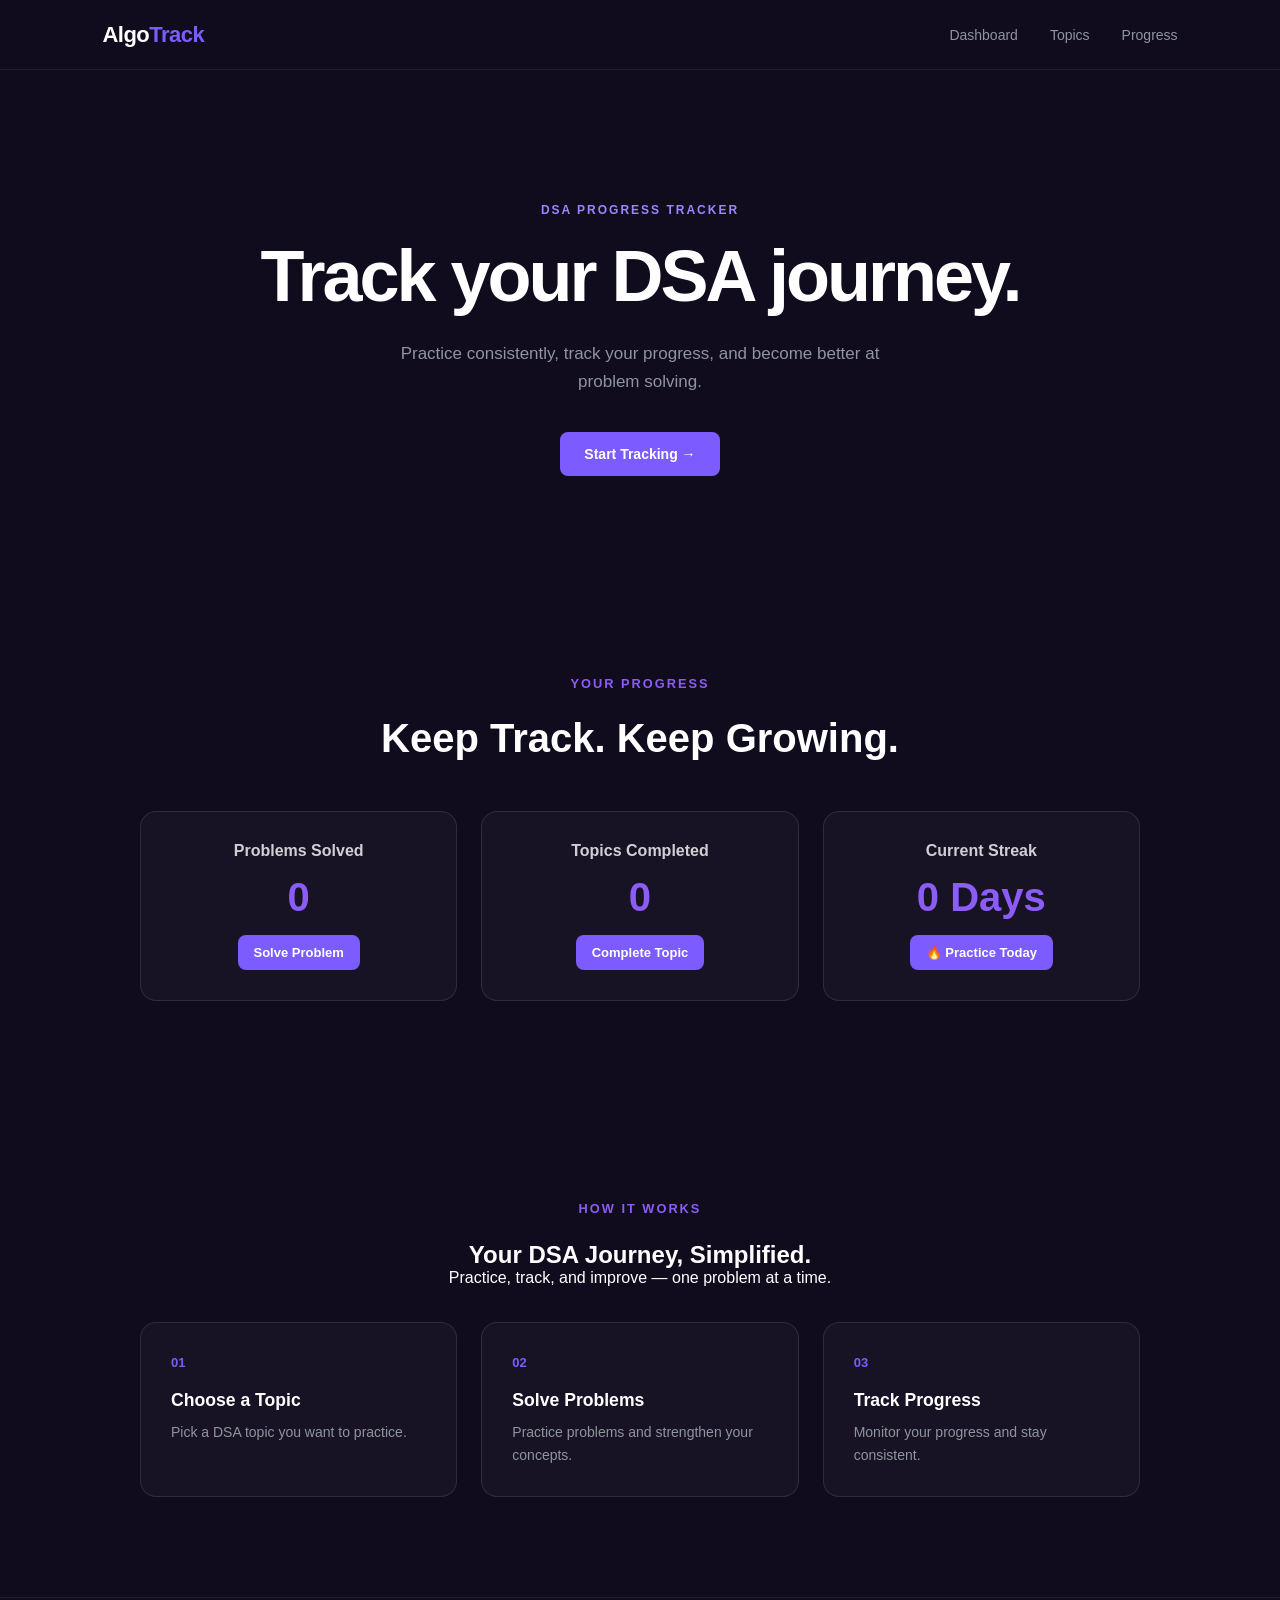
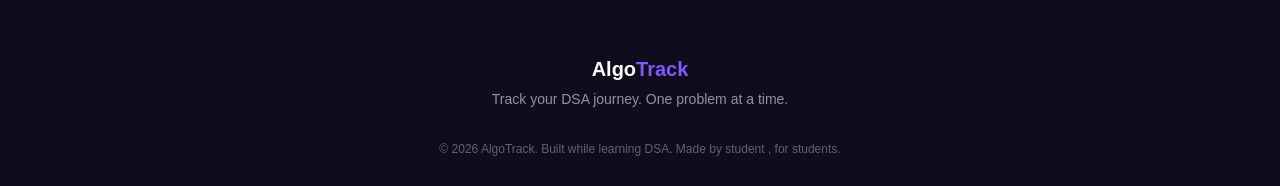
<file: index.html>
<!DOCTYPE html>
<html lang="en">
<head>
    <meta charset="UTF-8">
    <meta name="viewport" content="width=device-width, initial-scale=1.0">
    <title>AlgoTrack — DSA Progress Tracker</title>
    <link rel="stylesheet" href="style.css" >
</head>
<body>
    <!-- Navbar -->
    <nav class="navbar">

        <div class="logo">
            Algo<span>Track</span>
        </div>

        <div class="nav-links">
            <a href="#">Dashboard</a>
            <a href="topics.html">Topics</a>
            <a href="#">Progress</a>
        </div>
    </nav>

    <!-- Main Content -->
    <main>

        <!-- Hero Section -->
        <section class="hero">
            
            <p class="tag">DSA PROGRESS TRACKER</p>

            <h1>
                Track your DSA journey.
            </h1>

            <p class="hero-text">
                Practice consistently, track your progress,
                and become better at problem solving.
            </p>

            <button class="start-btn">
                Start Tracking →
            </button>

        </section>
        <section class="progress-section">
            <p class="section-label">YOUR PROGRESS</p>

            <h2>Keep Track. Keep Growing.</h2>

            <div class="progress-cards">

            <div class="progress-card">
                <h3>Problems Solved</h3>
                
                <p id="problems-solved">0</p>
                <button id="solve-btn"> Solve Problem</button>
            </div>

            <div class="progress-card">
                <h3>Topics Completed</h3>
               
                <p id="topics-completed">0</p>
                <button id="topic-btn" >Complete Topic</button>
            </div>

            <div class="progress-card">
                <h3>Current Streak</h3>
                
                <p id="streak-count">0 Days</p>
                <button id="streak-btn">🔥 Practice Today</button>
            </div>

            </div>
        </section>
        <section class="how-it-works">

            <div class="section-heading">
                <p class="section-label">HOW IT WORKS</p>
                <h2>Your DSA Journey, Simplified.</h2>
                <p>Practice, track, and improve — one problem at a time.</p>
            </div>

            <div class="steps">

                <div class="step">
                    <span>01</span>
                    <h3>Choose a Topic</h3>
                    <p>Pick a DSA topic you want to practice.</p>
                </div>

                <div class="step">
                    <span>02</span>
                    <h3>Solve Problems</h3>
                    <p>Practice problems and strengthen your concepts.</p>
                </div>

                <div class="step">
                    <span>03</span>
                    <h3>Track Progress</h3>
                    <p>Monitor your progress and stay consistent.</p>
                </div>

            </div>

        </section>
        <footer class="footer">
            <div class="footer-content">
                <h3>Algo<span>Track</span></h3>
                <p>Track your DSA journey. One problem at a time.</p>
            </div>

            <p class="footer-bottom">
                © 2026 AlgoTrack. Built while learning DSA.
                Made by student , for students.
            </p>
        </footer>
    </main>
    <script src="script.js"></script>
</body>
</html>
</file>
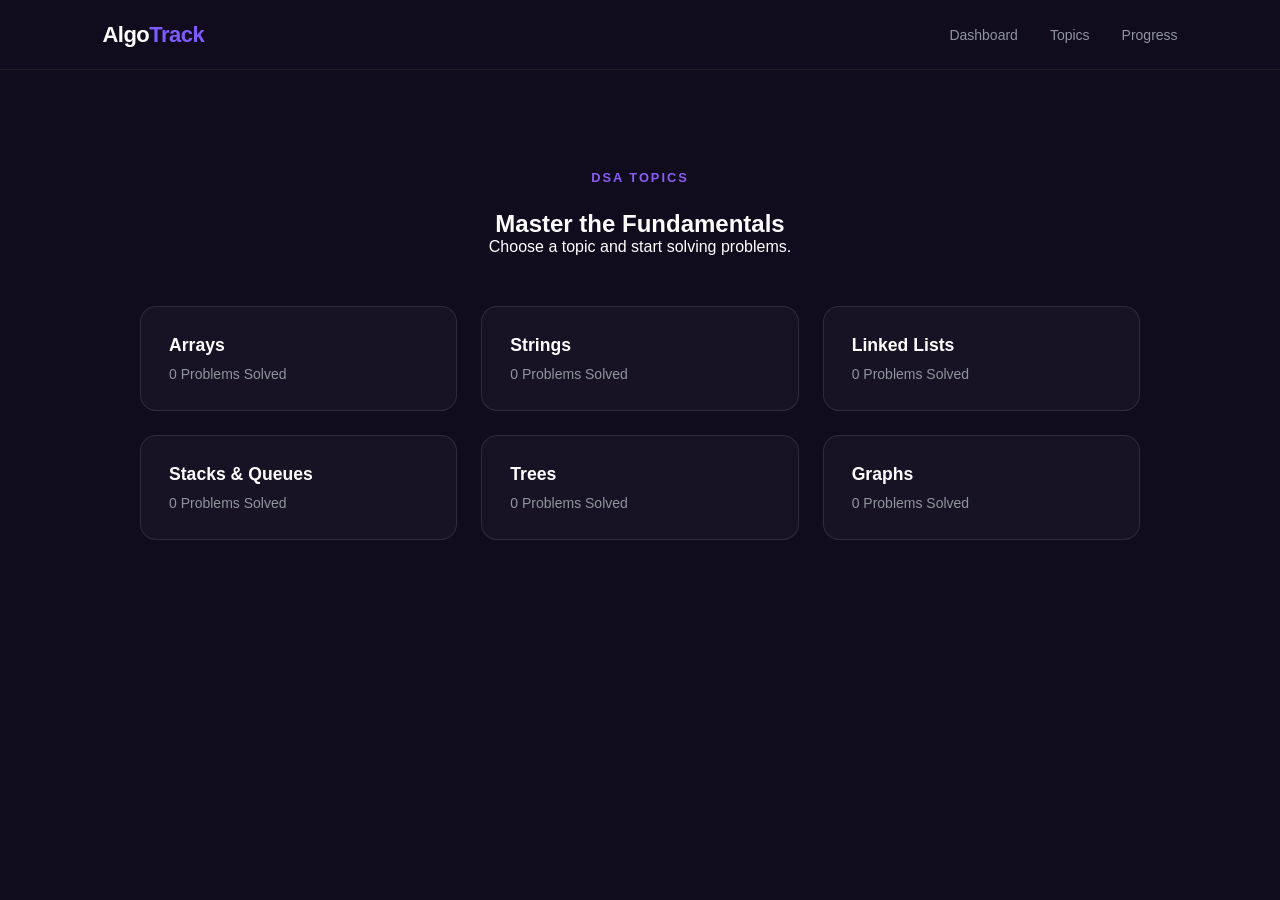
<file: topics.html>
<!DOCTYPE html>
<html lang="en">

<head>
    <meta charset="UTF-8">
    <meta name="viewport" content="width=device-width, initial-scale=1.0">
    <title>DSA Topics | AlgoTrack</title>
    <link rel="stylesheet" href="style.css">
</head>

<body>

    <!-- Navbar -->
    <nav class="navbar">

        <div class="logo">
            Algo<span>Track</span>
        </div>

        <div class="nav-links">
            <a href="index.html">Dashboard</a>
            <a href="topics.html">Topics</a>
            <a href="#">Progress</a>
        </div>

    </nav>

    <!-- DSA Topics -->
    <section class="topics-section">

        <div class="section-heading">
            <p class="section-label">DSA TOPICS</p>
            <h2>Master the Fundamentals</h2>
            <p>Choose a topic and start solving problems.</p>
        </div>

        <div class="topic-cards">

            <div class="topic-card">
                <h3>Arrays</h3>
                <p>0 Problems Solved</p>
            </div>

            <div class="topic-card">
                <h3>Strings</h3>
                <p>0 Problems Solved</p>
            </div>

            <div class="topic-card">
                <h3>Linked Lists</h3>
                <p>0 Problems Solved</p>
            </div>

            <div class="topic-card">
                <h3>Stacks & Queues</h3>
                <p>0 Problems Solved</p>
            </div>

            <div class="topic-card">
                <h3>Trees</h3>
                <p>0 Problems Solved</p>
            </div>

            <div class="topic-card">
                <h3>Graphs</h3>
                <p>0 Problems Solved</p>
            </div>

        </div>

    </section>

    <script src="script.js"></script>

</body>
</html>
</file>
<file: style.css>
*{
    margin: 0;
    padding: 0;
    box-sizing: border-box;
}

body{
    font-family: Arial, Helvetica, sans-serif;
    background: #110c1d;
    color: white;
}



.navbar {
    height: 70px;
    display: flex;
    align-items: center;
    justify-content: space-between;
    padding: 0 8%;
    border-bottom: 1px solid #1d2025;
}

.logo {
    font-size: 22px;
    font-weight: 700;
    letter-spacing: -0.5px;
}

.logo span{
    color: #7c5cff;
}

.nav-links{
    display: flex;
    gap: 32px;
}

.nav-links a{
    color: #8f949d;
    text-decoration: none;
    font-size: 14px;
    transition: 0.3s;
}

.nav-links a:hover{
    color: #ffffff;
}

.hero {
    max-width: 850px;
    margin: 0 auto;
    text-align: center;
    padding: 130px 20px 100px;
}

.tag {
    display: inline-block;
    color: #9a87ff;
    font-size: 12px;
    font-weight: 600;
    letter-spacing: 2px;
    margin-bottom: 22px;
}

.hero h1{
    font-size: clamp(45px, 7vw, 72px);
    line-height: 1.05;
    letter-spacing: -3px;
    margin-bottom: 25px;
}

.hero-text {
    max-width: 520px;
    margin: 0 auto 35px;
    color: #8f949d;
    font-size: 17px;
    line-height: 1.7;
}

.start-btn{
    border: none;
    background: #7c5cff;
    color: white;
    padding: 14px 24px;
    border-radius: 8px;
    font-size: 14px;
    font-weight: 600;
    cursor: pointer;
    transition: 0.3s;
}

.start-btn:hover {
    background: #6b4df0;
    transform: translateY(-2px);
    box-shadow: #b4b4b4;
}

/* Progress Section */

.progress-section {
    padding: 100px 8%;
    text-align: center;
}

.section-label {
    color: #8b5cf6;
    font-size: 0.8rem;
    font-weight: 600;
    letter-spacing: 2px;
    margin-bottom: 25px;
    
}

.progress-section h2 {
    font-size: 2.5rem;
    margin-bottom: 50px;
}

.progress-cards {
    display: grid;
    grid-template-columns: repeat(3, 1fr);
    gap: 24px;
    max-width: 1000px;
    margin: 0 auto;
}

.progress-card {
    padding: 30px;
    border: 1px solid rgba(255, 255, 255, 0.1);
    border-radius: 16px;
    background: rgba(255, 255, 255, 0.03);
    transition: transform 0.3s ease, border-color 0.3s ease;
}

.progress-card:hover {
    transform: translateY(-5px);
    border-color: #8b5cf6;
}

.progress-card h3 {
    font-size: 1rem;
    margin-bottom: 15px;
    opacity: 0.8;
}

.progress-card p {
    font-size: 2.5rem;
    font-weight: 700;
    margin: 0;
    color: #8b5cf6;
}
/* DSA Topics Section */

.topics-section {
    padding: 100px 8%;
    text-align: center;
}

.topics-section .section-heading {
    margin-bottom: 50px;
}

.topic-cards {
    max-width: 1000px;
    margin: 0 auto;
    display: grid;
    grid-template-columns: repeat(3, 1fr);
    gap: 24px;
}

.topic-card {
    padding: 28px;
    text-align: left;
    border: 1px solid rgba(255, 255, 255, 0.1);
    border-radius: 16px;
    background: rgba(255, 255, 255, 0.03);
    transition: 0.3s ease;
}

.topic-card:hover {
    transform: translateY(-5px);
    border-color: #7c5cff;
}

.topic-card h3 {
    font-size: 1.1rem;
    margin-bottom: 10px;
}

.topic-card p {
    color: #8f949d;
    font-size: 14px;
}

/* How It Works Section */

.how-it-works {
    padding: 100px 8%;
    text-align: center;
}

.steps {
    max-width: 1000px;
    margin: 0 auto;
    display: grid;
    grid-template-columns: repeat(3, 1fr);
    gap: 24px;
    padding-top: 35px;
}

.step {
    padding: 30px;
    text-align: left;
    border: 1px solid rgba(255, 255, 255, 0.1);
    border-radius: 16px;
    background: rgba(255, 255, 255, 0.03);
    transition: 0.3s ease;
}

.step:hover {
    transform: translateY(-5px);
    border-color: #7c5cff;
}

.step span {
    display: inline-block;
    color: #7c5cff;
    font-size: 13px;
    font-weight: 700;
    margin-bottom: 20px;
}

.step h3 {
    margin-bottom: 10px;
    font-size: 1.1rem;
}

.step p {
    color: #8f949d;
    font-size: 14px;
    line-height: 1.6;
    
}

/* Footer */

.footer {
    padding: 60px 8% 30px;
    border-top: 1px solid #1d2025;
    text-align: center;
}

.footer-content h3 {
    font-size: 20px;
    margin-bottom: 10px;
}

.footer-content h3 span {
    color: #7c5cff;
}

.footer-content p {
    color: #8f949d;
    font-size: 14px;
}

.footer-bottom {
    margin-top: 35px;
    color: #5f636b;
    font-size: 12px;
}

/* Responsive Design */

@media (max-width: 768px) {

    .navbar {
        padding: 0 5%;
    }

    .nav-links {
        gap: 16px;
    }

    .hero {
        padding: 100px 20px 80px;
    }

    .hero h1 {
        font-size: 48px;
    }

    .progress-section,
    .topics-section,
    .how-it-works {
        padding: 80px 5%;
    }

    .progress-cards,
    .topic-cards,
    .steps {
        grid-template-columns: 1fr;
    }

    .progress-section h2 {
        font-size: 2rem;
    }

    .topic-card,
    .step {
        text-align: center;
    }
}

#solve-btn {
    margin-top: 15px;
    padding: 10px 16px;
    border: none;
    border-radius: 8px;
    background: #7c5cff;
    color: white;
    font-size: 13px;
    font-weight: 600;
    cursor: pointer;
    transition: 0.3s ease;
}

#solve-btn:hover {
    background: #6b4df0;
    transform: translateY(-2px);
}

#topic-btn {
    margin-top: 15px;
    padding: 10px 16px;
    border: none;
    border-radius: 8px;
    background: #7c5cff;
    color: white;
    font-size: 13px;
    font-weight: 600;
    cursor: pointer;
    transition: 0.3s ease;
}

#topic-btn:hover {
    background: #6b4df0;
    transform: translateY(-2px);
}

#streak-btn {
    margin-top: 15px;
    padding: 10px 16px;
    border: none;
    border-radius: 8px;
    background: #7c5cff;
    color: white;
    font-size: 13px;
    font-weight: 600;
    cursor: pointer;
    transition: 0.3s ease;
}

#streak-btn:hover {
    background: #6b4df0;
    transform: translateY(-2px);
}

.topic-card {
    cursor: pointer;
}
</file>
